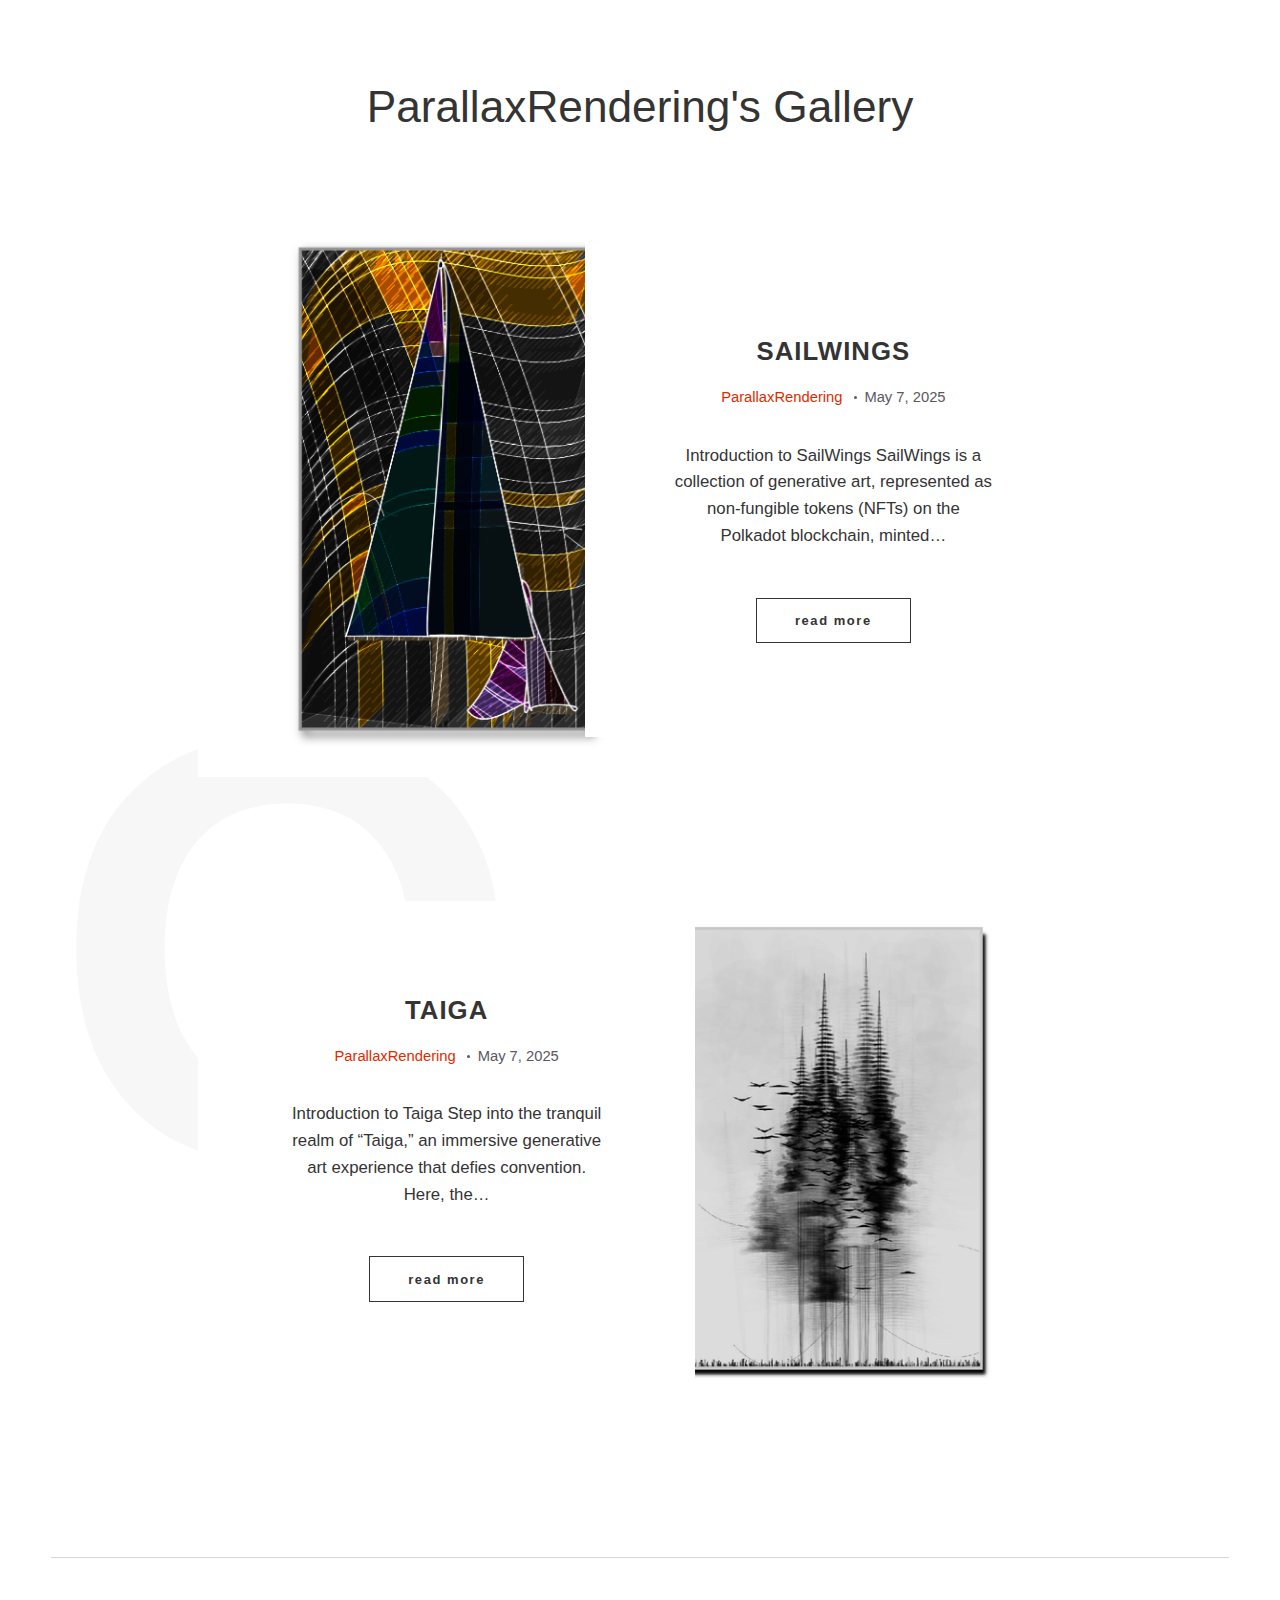
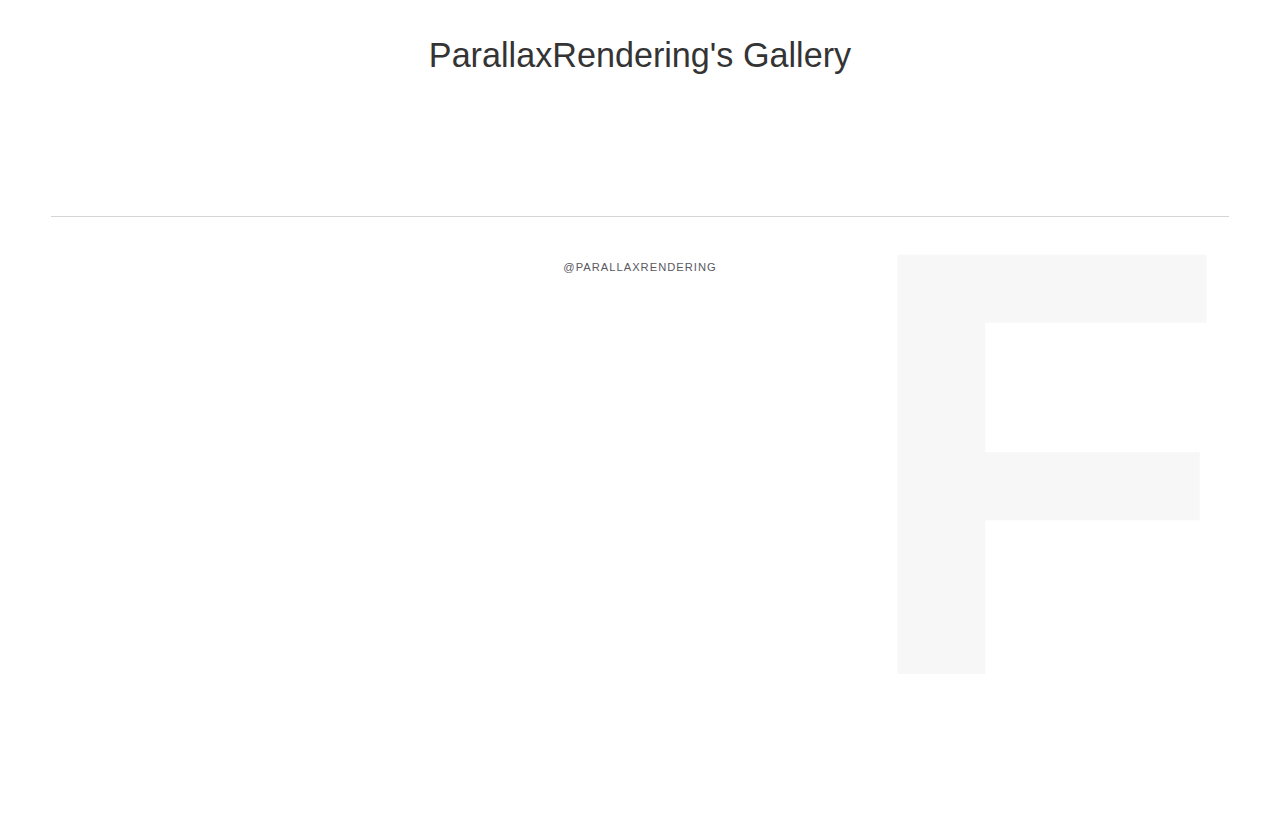
<file: index.html>
<!DOCTYPE html><html lang="en-gb"><head><meta charset="utf-8"><meta http-equiv="X-UA-Compatible" content="IE=edge"><meta name="viewport" content="width=device-width,initial-scale=1"><title>ParallaxRendering&#x27;s Gallery</title><meta name="generator" content="Publii Open-Source CMS for Static Site"><meta name="theme-color" content="#17181E" media="(prefers-color-scheme: dark)"><meta name="theme-color" content="#5F5F5F" media="(prefers-color-scheme: light)"><meta name="msapplication-navbutton-color" content="#5F5F5F"><meta name="apple-mobile-web-app-status-bar-style" content="#5F5F5F"><link rel="canonical" href="https://parallaxrendering.github.io/"><link rel="alternate" type="application/atom+xml" href="https://parallaxrendering.github.io/feed.xml" title="ParallaxRendering&#x27;s Gallery - RSS"><link rel="alternate" type="application/json" href="https://parallaxrendering.github.io/feed.json" title="ParallaxRendering&#x27;s Gallery - JSON"><meta property="og:title" content="ParallaxRendering's Gallery"><meta property="og:site_name" content="ParallaxRendering's Gallery"><meta property="og:description" content=""><meta property="og:url" content="https://parallaxrendering.github.io/"><meta property="og:type" content="website"><meta name="twitter:card" content="summary_large_image"><meta name="twitter:site" content="@Parallaxrender"><meta name="twitter:title" content="ParallaxRendering's Gallery"><meta name="twitter:description" content=""><link rel="shortcut icon" href="https://parallaxrendering.github.io/media/website/fav.png" type="image/png"><link rel="stylesheet" href="https://parallaxrendering.github.io/assets/css/style.css?v=9ef8a218f59d8027708a2dac0ae39bf5"><script type="application/ld+json">{"@context":"http://schema.org","@type":"Organization","name":"ParallaxRendering's Gallery","url":"https://parallaxrendering.github.io/","sameAs":["https://x.com/ParallaxRender"]}</script><style></style><noscript><style>img[loading] {
                    opacity: 1;
                }</style></noscript></head><body class="home-template"><div class="container"><header class="header"><a class="logo" href="https://parallaxrendering.github.io/">ParallaxRendering&#x27;s Gallery</a></header><main class="main"><div class="l-cards l-cards--reverse l-cards--letters"><article class="c-card"><a href="https://parallaxrendering.github.io/sailwings.html" class="c-card__image"><img src="https://parallaxrendering.github.io/media/posts/2/media-6.png" srcset="https://parallaxrendering.github.io/media/posts/2/responsive/media-6-xs.png 320w, https://parallaxrendering.github.io/media/posts/2/responsive/media-6-sm2.png 620w" sizes="(max-width: 768px) 100vw, 620px" loading="lazy" height="603" width="572" alt=""></a><div class="c-card__text"><header><h2><a href="https://parallaxrendering.github.io/sailwings.html" class="inverse">SailWings</a></h2><p class="c-card__meta"><a href="https://parallaxrendering.github.io/authors/parallaxrendering/" title="ParallaxRendering">ParallaxRendering</a> <time datetime="2025-05-07T03:05">May 7, 2025</time></p></header><p class="c-card__desc">Introduction to SailWings SailWings is a collection of generative art, represented as non-fungible tokens (NFTs) on the Polkadot blockchain, minted&hellip;</p><a href="https://parallaxrendering.github.io/sailwings.html" class="btn c-card__btn">Read more</a></div></article><article class="c-card"><a href="https://parallaxrendering.github.io/taiga.html" class="c-card__image"><img src="https://parallaxrendering.github.io/media/posts/1/asfh-1-Copy-2.png" srcset="https://parallaxrendering.github.io/media/posts/1/responsive/asfh-1-Copy-2-xs.png 320w, https://parallaxrendering.github.io/media/posts/1/responsive/asfh-1-Copy-2-sm2.png 620w" sizes="(max-width: 768px) 100vw, 620px" loading="lazy" height="1548" width="1042" alt=""></a><div class="c-card__text"><header><h2><a href="https://parallaxrendering.github.io/taiga.html" class="inverse">Taiga</a></h2><p class="c-card__meta"><a href="https://parallaxrendering.github.io/authors/parallaxrendering/" title="ParallaxRendering">ParallaxRendering</a> <time datetime="2025-05-07T01:41">May 7, 2025</time></p></header><p class="c-card__desc">Introduction to Taiga Step into the tranquil realm of “Taiga,” an immersive generative art experience that defies convention. Here, the&hellip;</p><a href="https://parallaxrendering.github.io/taiga.html" class="btn c-card__btn">Read more</a></div></article></div></main><footer class="footer"><a class="logo" href="https://parallaxrendering.github.io/">ParallaxRendering&#x27;s Gallery</a><nav class="footer__nav"><ul></ul></nav><div class="footer__social"><a href="https://x.com/ParallaxRender" class="twitter" aria-label="Twitter"><svg class="icon"><use xlink:href="https://parallaxrendering.github.io/assets/svg/svg-map.svg#twitter"/></svg></a></div><div class="footer__copyright">@ParallaxRendering</div></footer></div><script>window.publiiThemeMenuConfig={mobileMenuMode:'sidebar',animationSpeed:300,submenuWidth:'auto',doubleClickTime:500,mobileMenuExpandableSubmenus:true,relatedContainerForOverlayMenuSelector:'.navbar',};</script><script defer="defer" src="https://parallaxrendering.github.io/assets/js/scripts.min.js?v=b103b2211e74472ffa1a0d35c0918ecc"></script><script>/*<![CDATA[*/var images=document.querySelectorAll("img[loading]");for(var i=0;i<images.length;i++){if(images[i].complete){images[i].classList.add("is-loaded")}else{images[i].addEventListener("load",function(){this.classList.add("is-loaded")},false)}};/*]]>*/</script></body></html>
</file>
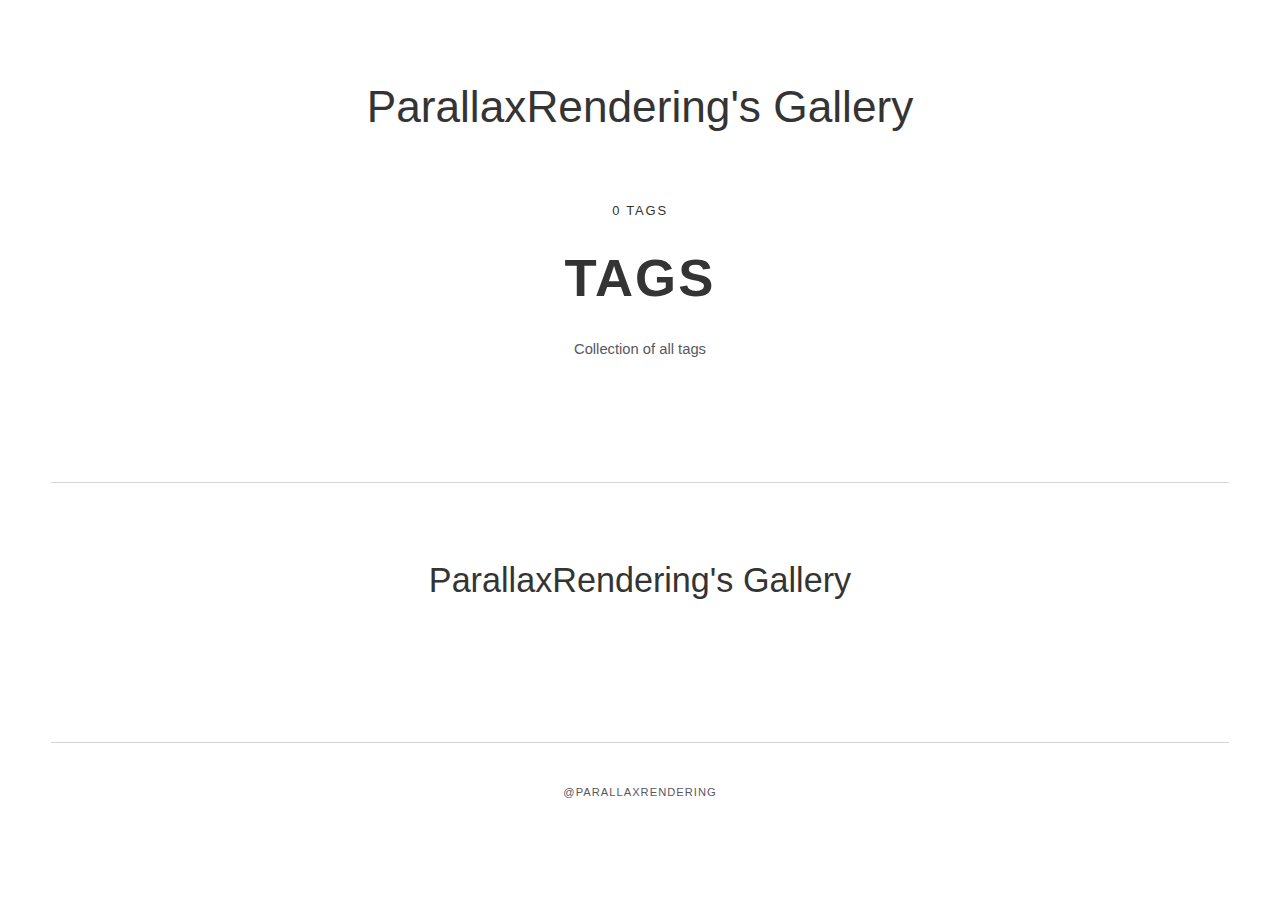
<file: tags/index.html>
<!DOCTYPE html><html lang="en-gb"><head><meta charset="utf-8"><meta http-equiv="X-UA-Compatible" content="IE=edge"><meta name="viewport" content="width=device-width,initial-scale=1"><title>All tags - ParallaxRendering&#x27;s Gallery</title><meta name="robots" content="noindex, follow"><meta name="generator" content="Publii Open-Source CMS for Static Site"><meta name="theme-color" content="#17181E" media="(prefers-color-scheme: dark)"><meta name="theme-color" content="#5F5F5F" media="(prefers-color-scheme: light)"><meta name="msapplication-navbutton-color" content="#5F5F5F"><meta name="apple-mobile-web-app-status-bar-style" content="#5F5F5F"><link rel="alternate" type="application/atom+xml" href="https://parallaxrendering.github.io/feed.xml" title="ParallaxRendering&#x27;s Gallery - RSS"><link rel="alternate" type="application/json" href="https://parallaxrendering.github.io/feed.json" title="ParallaxRendering&#x27;s Gallery - JSON"><meta property="og:title" content="ParallaxRendering's Gallery"><meta property="og:site_name" content="ParallaxRendering's Gallery"><meta property="og:description" content=""><meta property="og:url" content="https://parallaxrendering.github.io/tags/"><meta property="og:type" content="website"><meta name="twitter:card" content="summary_large_image"><meta name="twitter:site" content="@Parallaxrender"><meta name="twitter:title" content="ParallaxRendering's Gallery"><meta name="twitter:description" content=""><link rel="shortcut icon" href="https://parallaxrendering.github.io/media/website/fav.png" type="image/png"><link rel="stylesheet" href="https://parallaxrendering.github.io/assets/css/style.css?v=9ef8a218f59d8027708a2dac0ae39bf5"><script type="application/ld+json">{"@context":"http://schema.org","@type":"Organization","name":"ParallaxRendering's Gallery","url":"https://parallaxrendering.github.io/","sameAs":["https://x.com/ParallaxRender"]}</script><style></style><noscript><style>img[loading] {
                    opacity: 1;
                }</style></noscript></head><body class="tags-template"><div class="container"><header class="header"><a class="logo" href="https://parallaxrendering.github.io/">ParallaxRendering&#x27;s Gallery</a></header><main class="main page page--tags"><div class="hero"><span class="hero__suptitle">0 tags</span><h1>Tags</h1><p class="hero__meta wrapper">Collection of all tags</p></div><ul class="page--tags__listing"></ul></main><footer class="footer"><a class="logo" href="https://parallaxrendering.github.io/">ParallaxRendering&#x27;s Gallery</a><nav class="footer__nav"><ul></ul></nav><div class="footer__social"><a href="https://x.com/ParallaxRender" class="twitter" aria-label="Twitter"><svg class="icon"><use xlink:href="https://parallaxrendering.github.io/assets/svg/svg-map.svg#twitter"/></svg></a></div><div class="footer__copyright">@ParallaxRendering</div></footer></div><script>window.publiiThemeMenuConfig={mobileMenuMode:'sidebar',animationSpeed:300,submenuWidth:'auto',doubleClickTime:500,mobileMenuExpandableSubmenus:true,relatedContainerForOverlayMenuSelector:'.navbar',};</script><script defer="defer" src="https://parallaxrendering.github.io/assets/js/scripts.min.js?v=b103b2211e74472ffa1a0d35c0918ecc"></script><script>/*<![CDATA[*/var images=document.querySelectorAll("img[loading]");for(var i=0;i<images.length;i++){if(images[i].complete){images[i].classList.add("is-loaded")}else{images[i].addEventListener("load",function(){this.classList.add("is-loaded")},false)}};/*]]>*/</script></body></html>
</file>
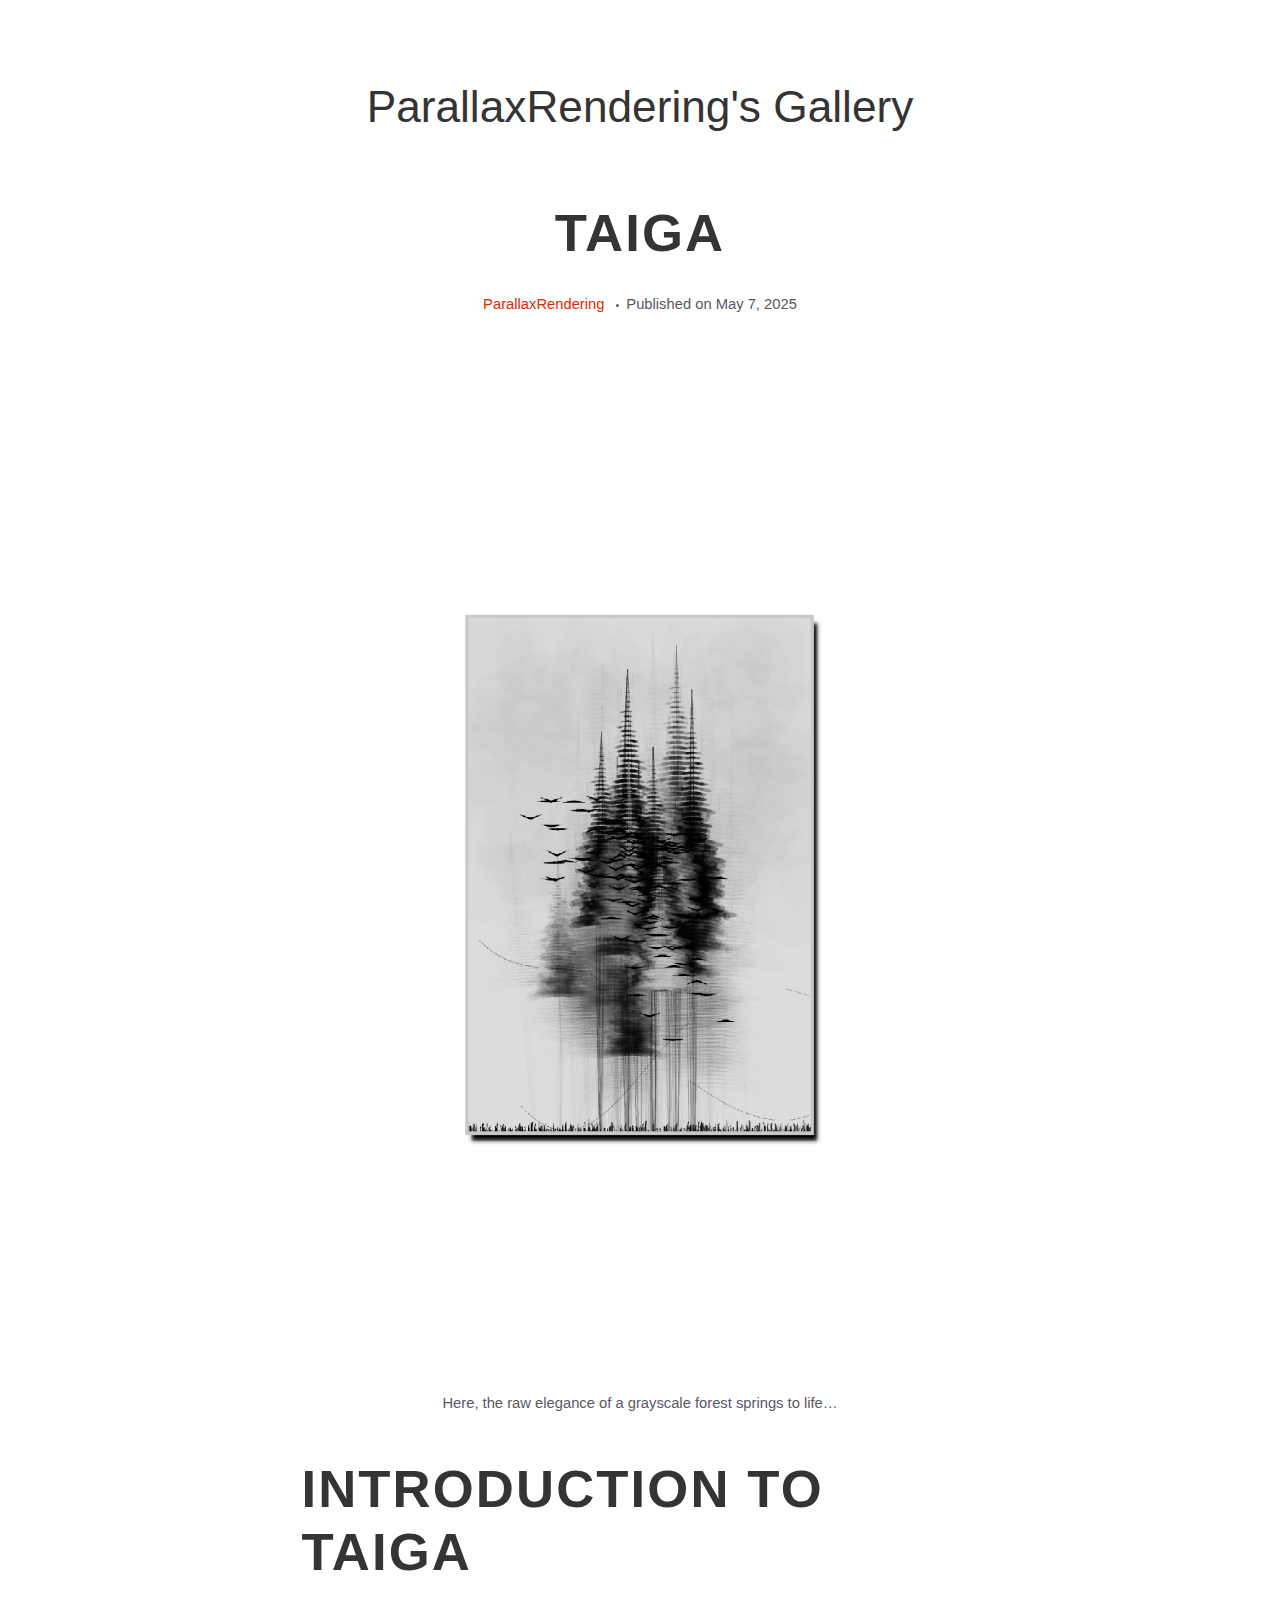
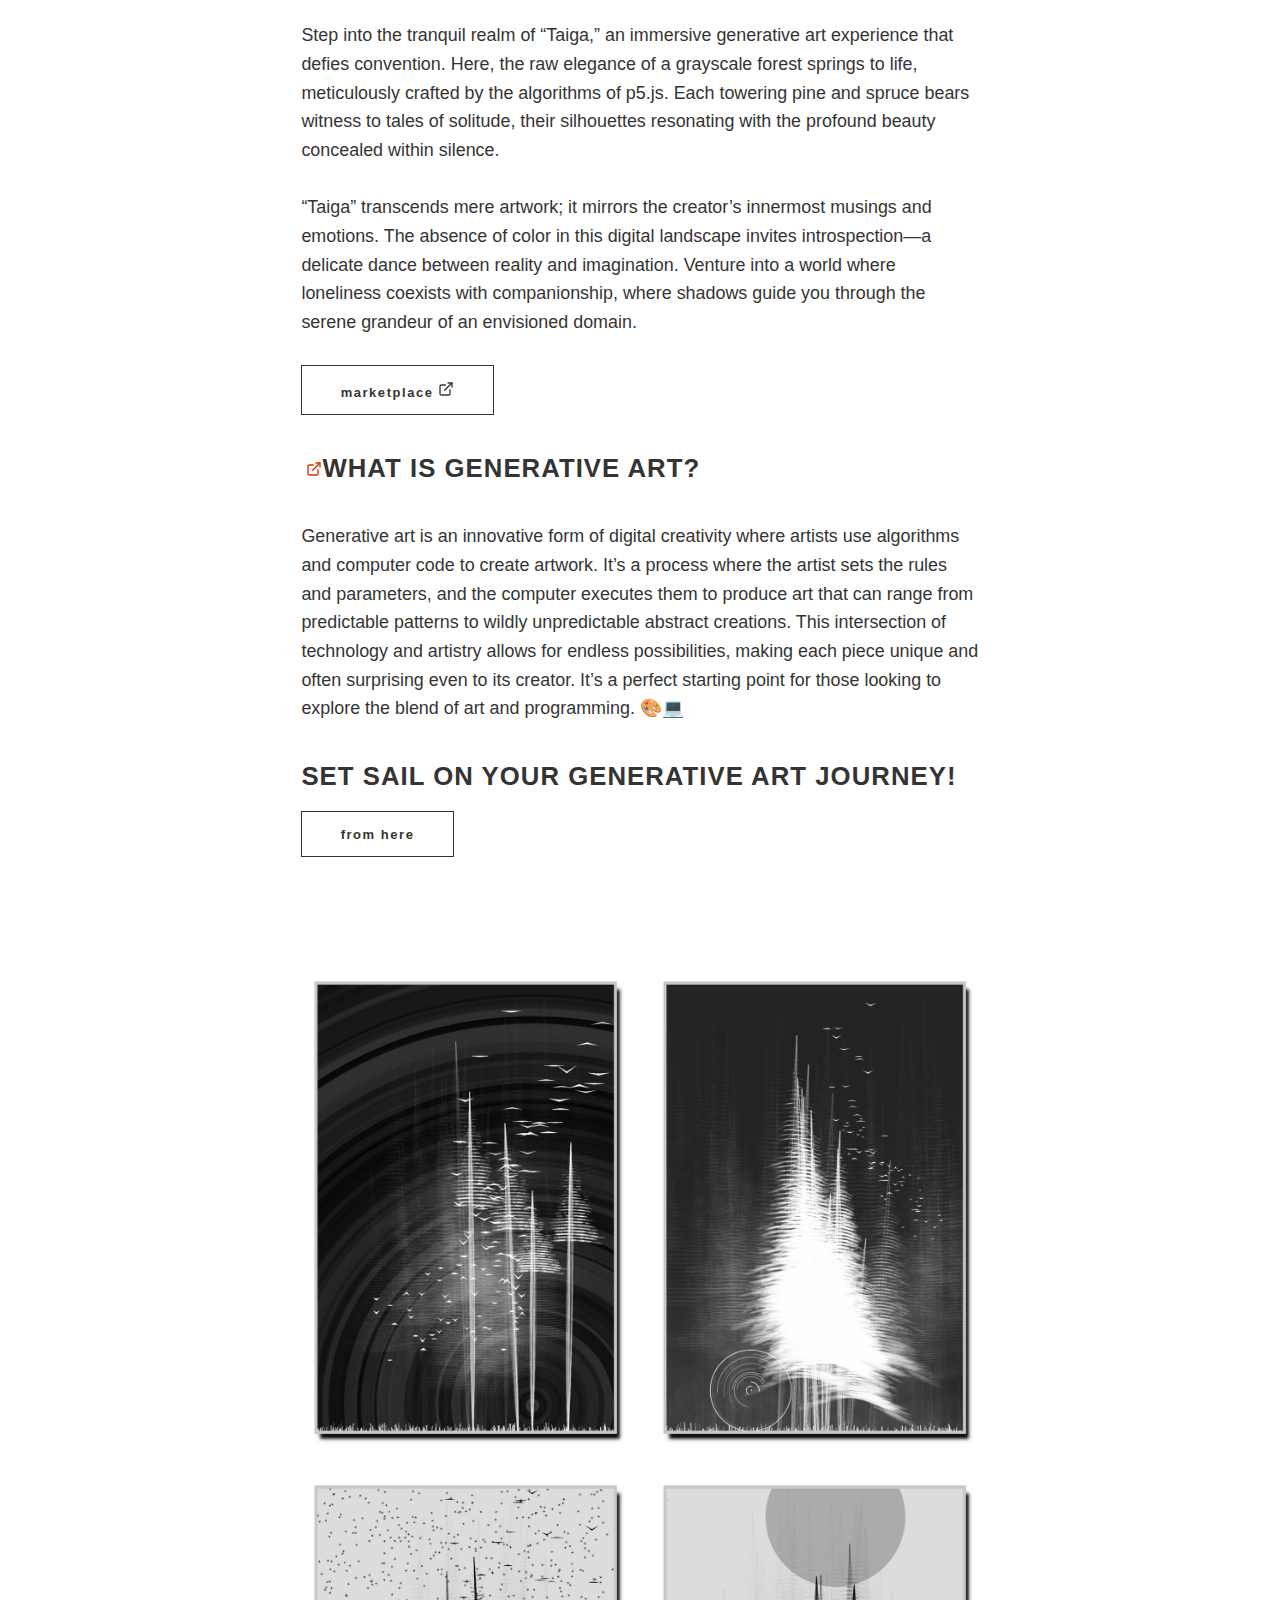
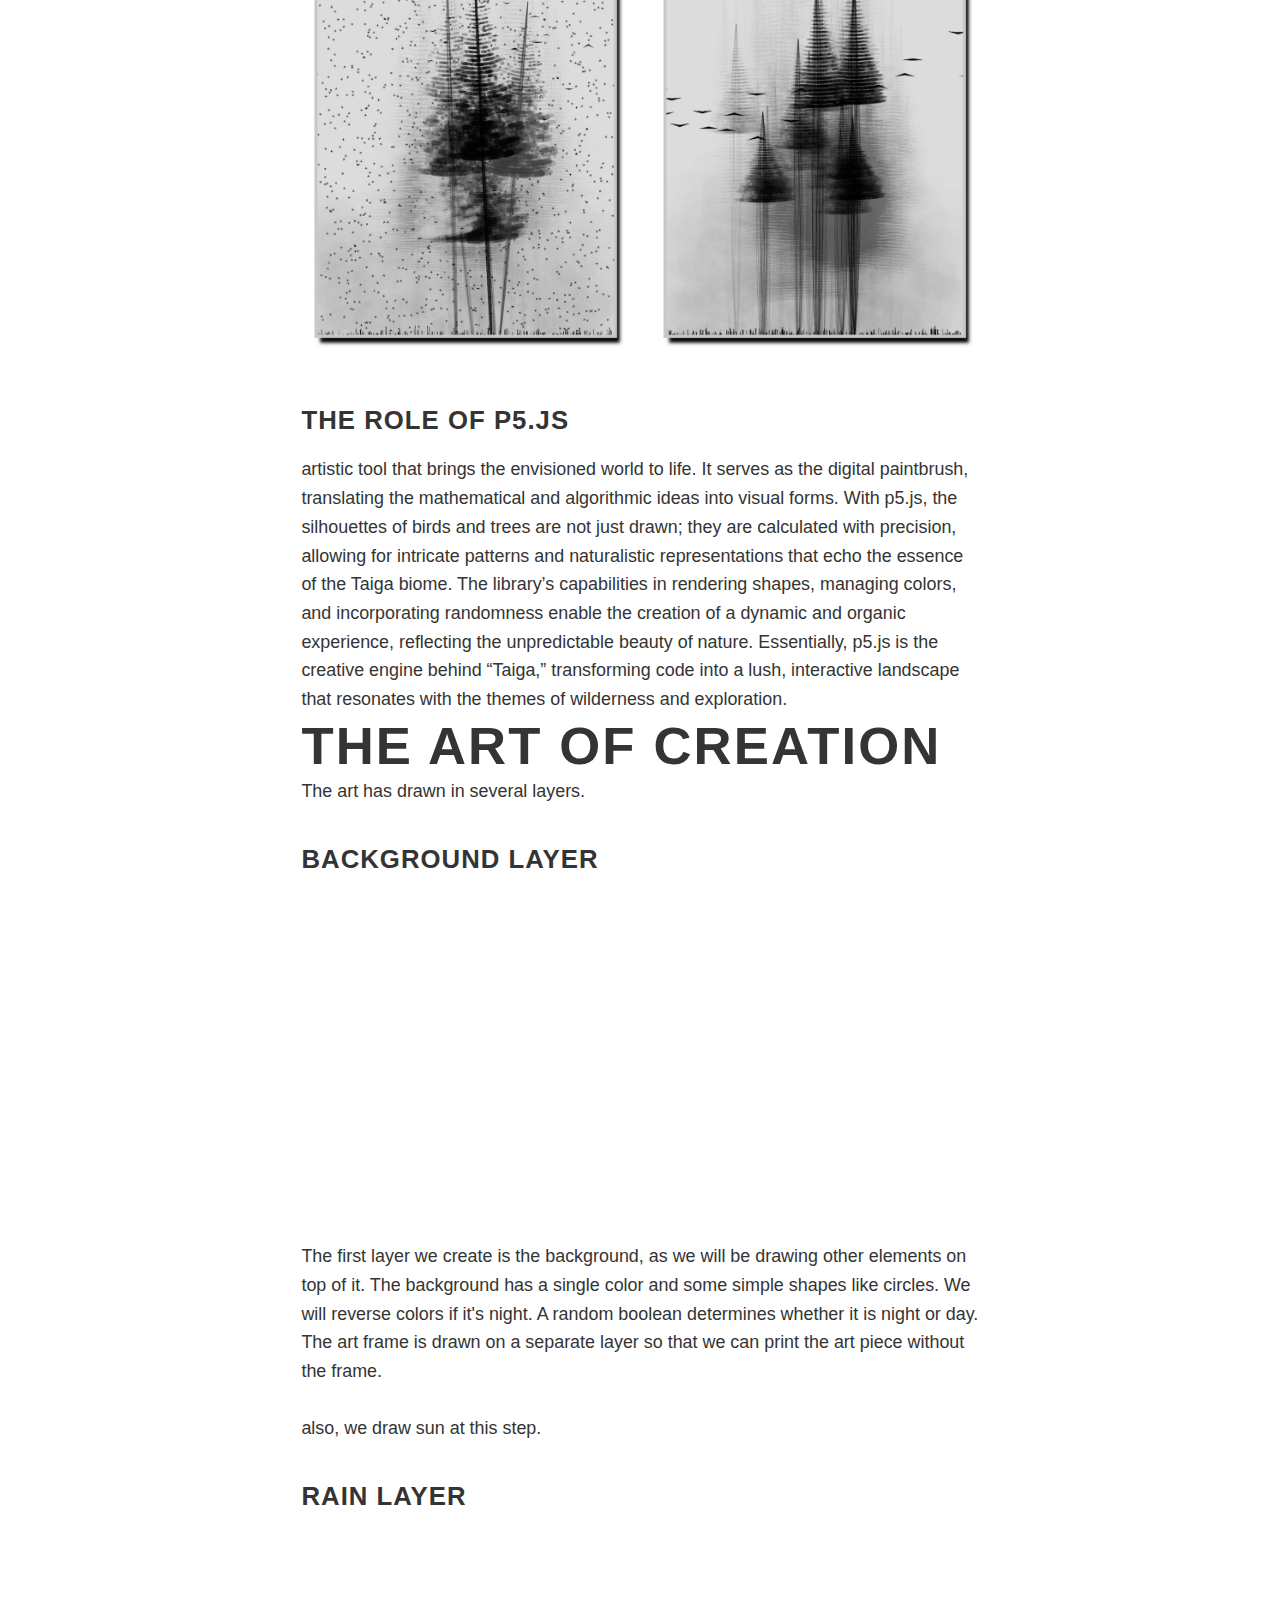
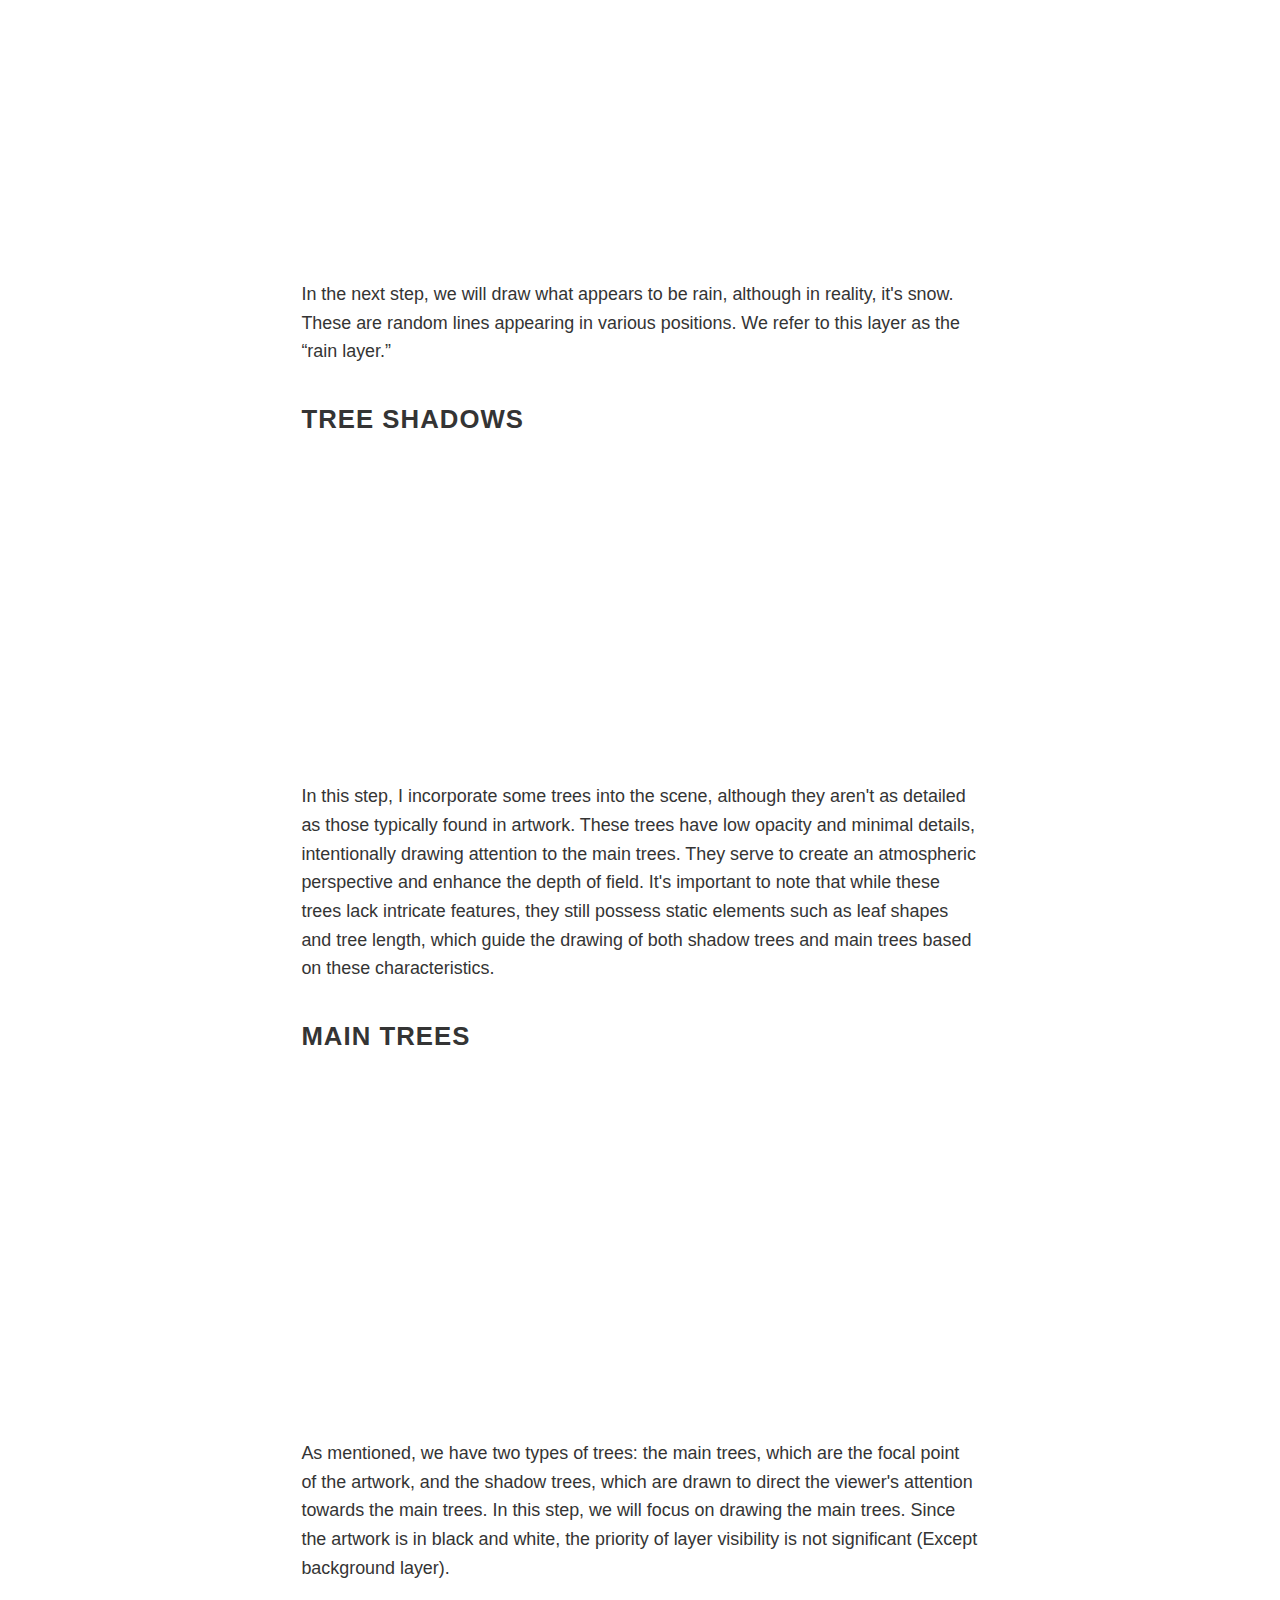
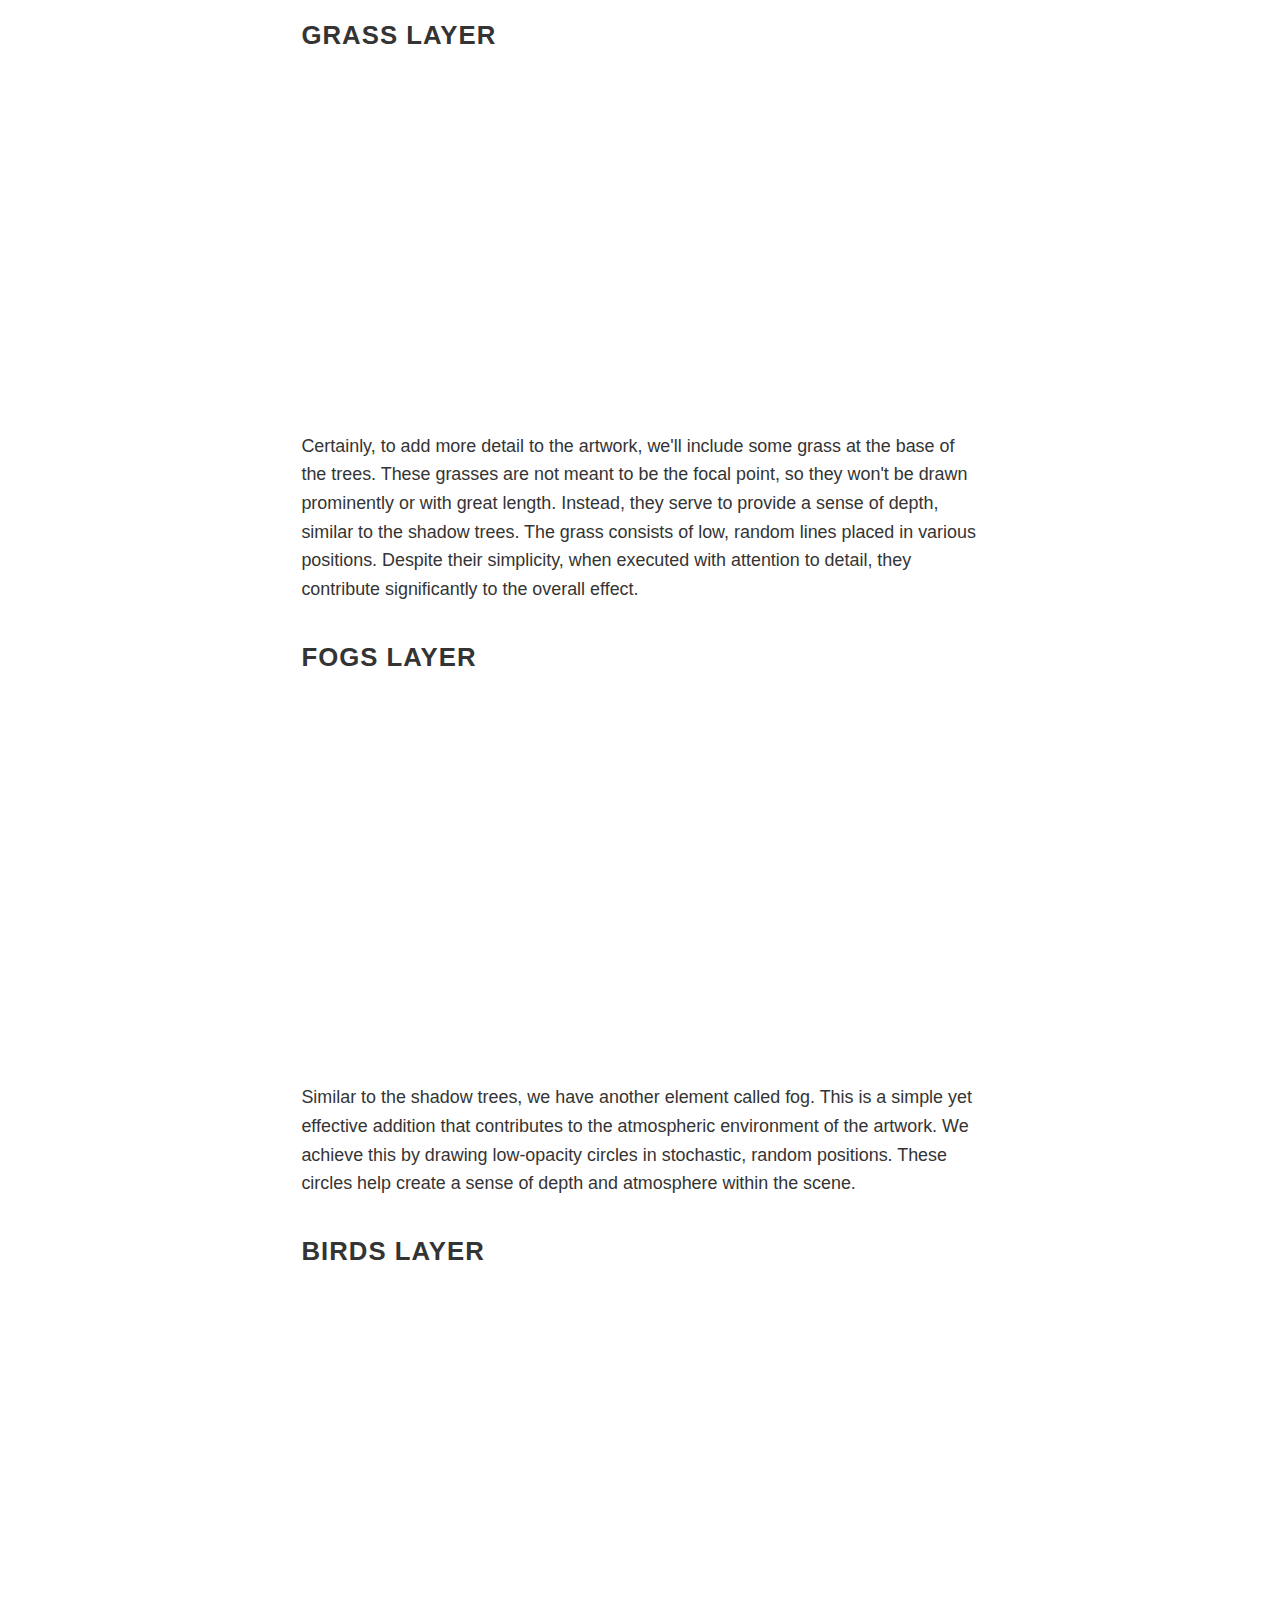
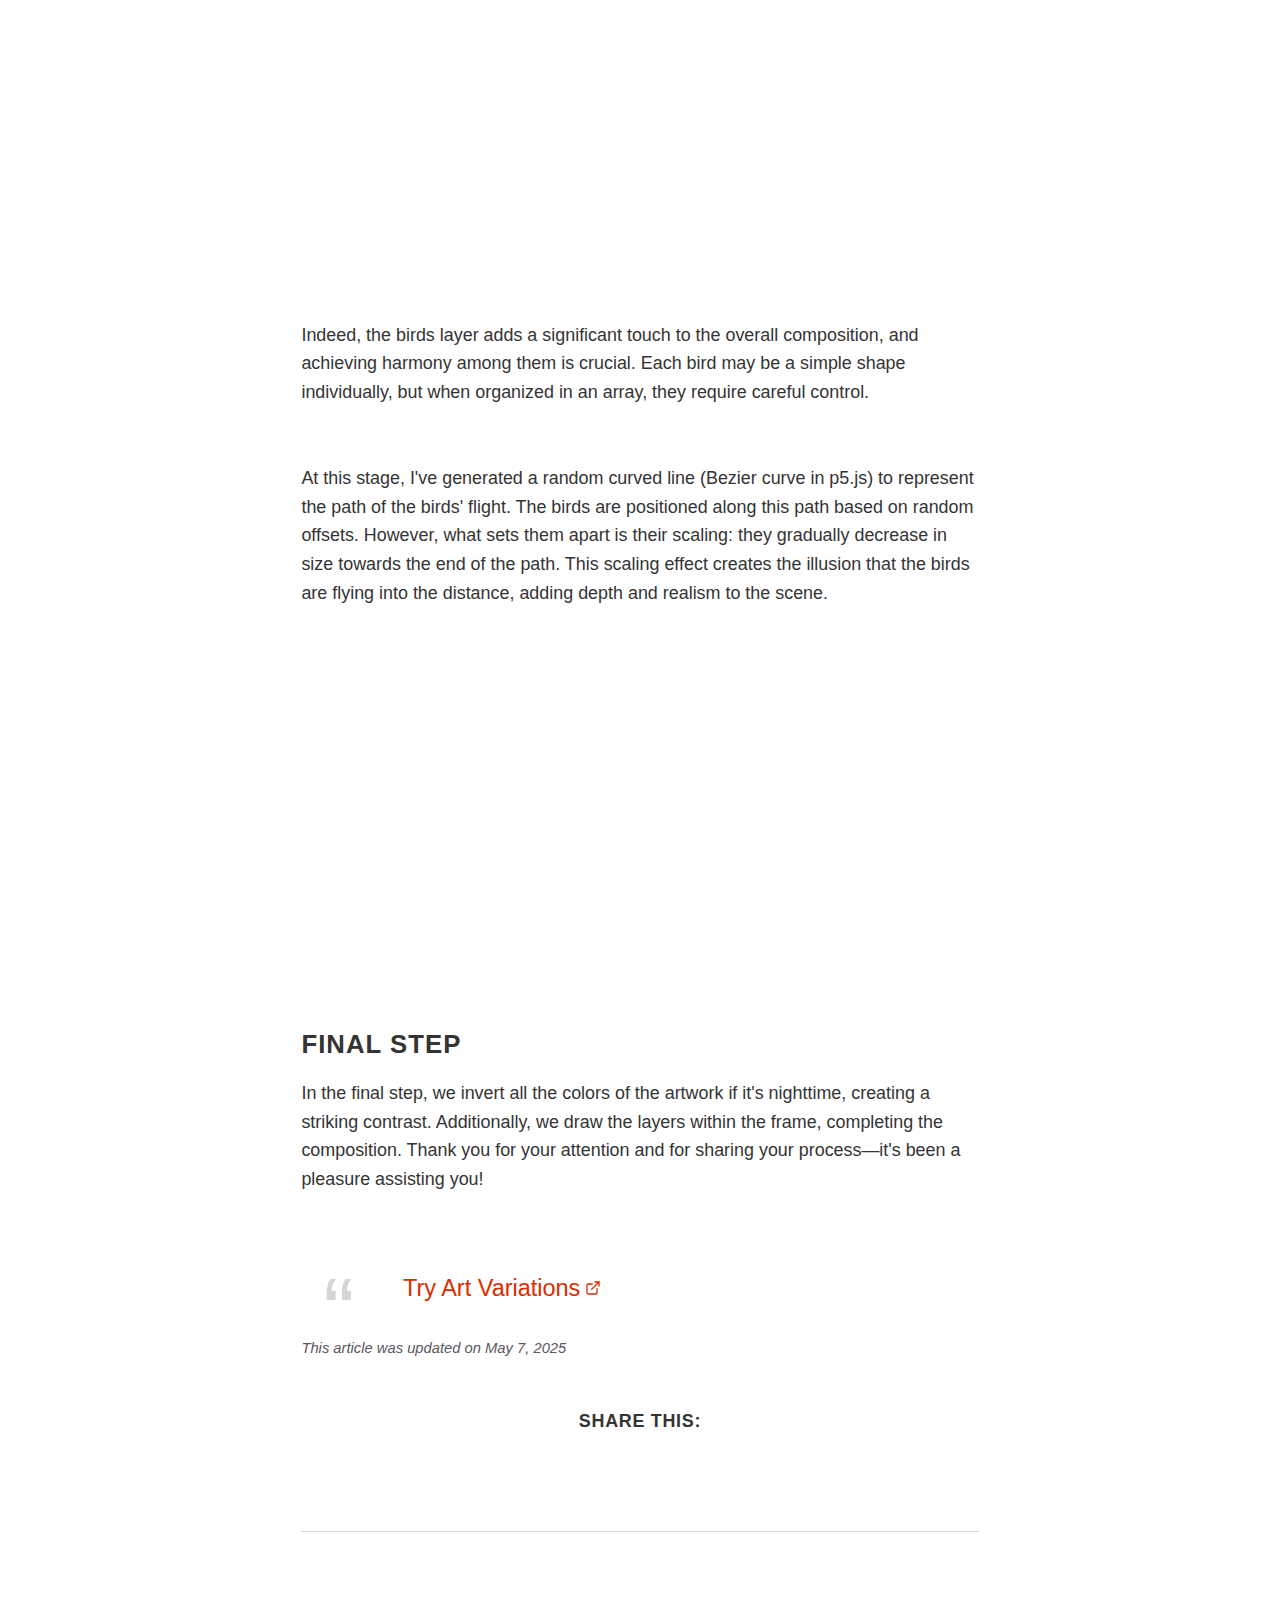
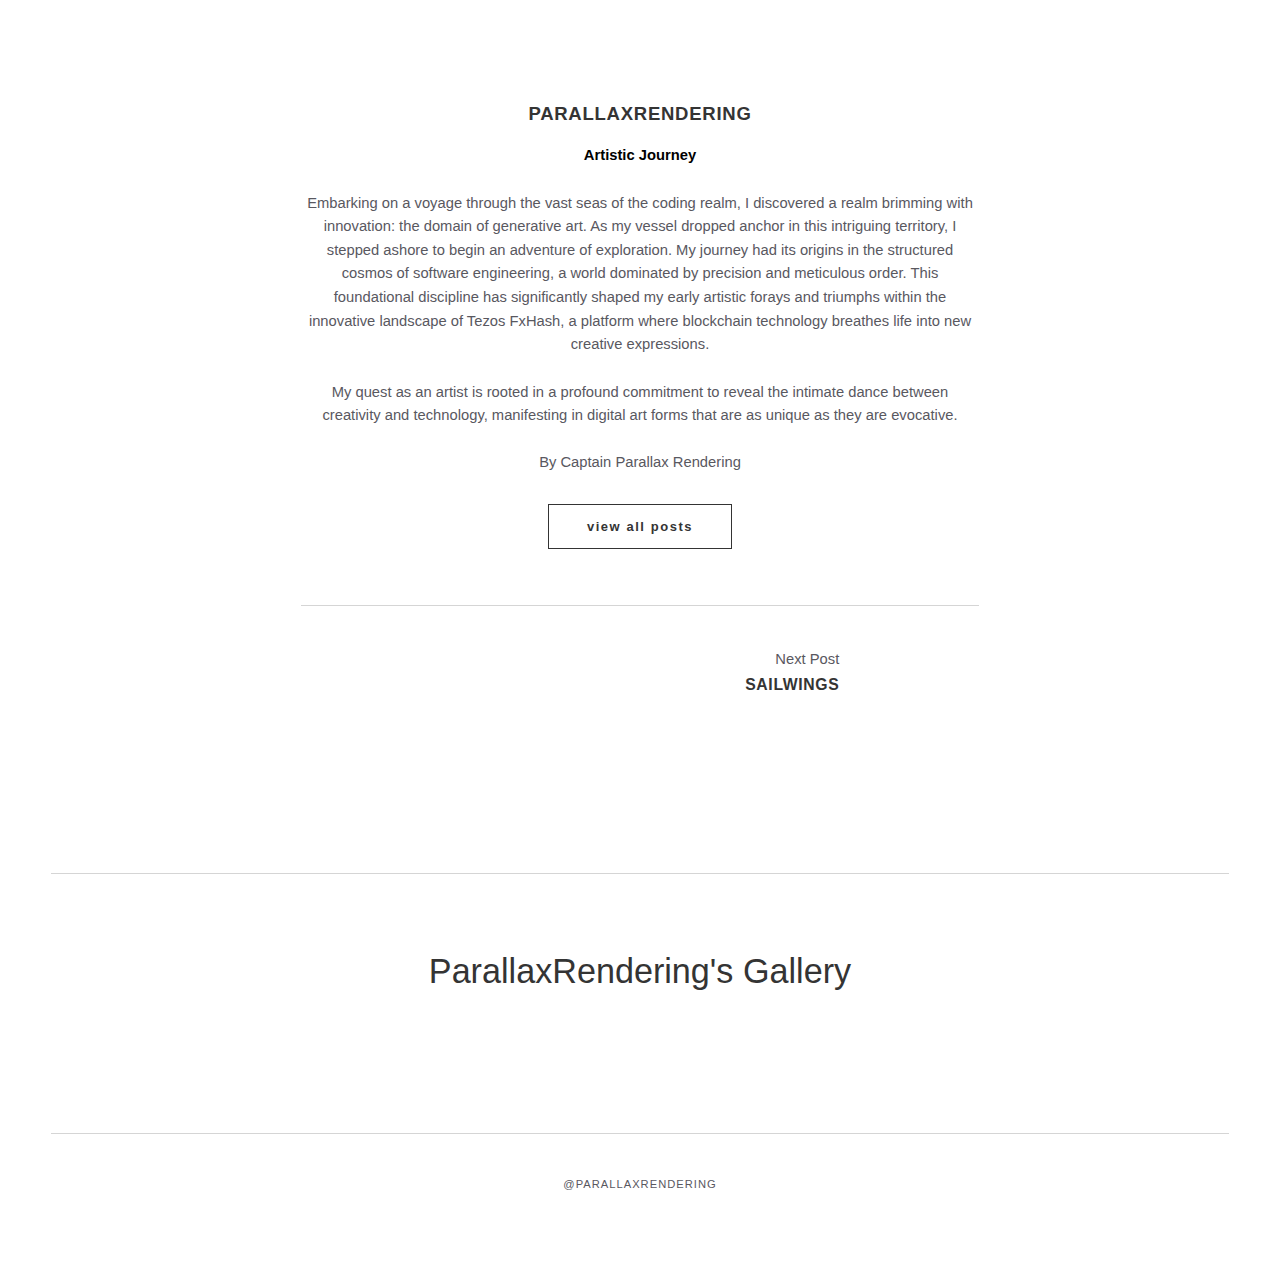
<file: taiga.html>
<!DOCTYPE html><html lang="en-gb"><head><meta charset="utf-8"><meta http-equiv="X-UA-Compatible" content="IE=edge"><meta name="viewport" content="width=device-width,initial-scale=1"><title>Taiga - ParallaxRendering&#x27;s Gallery</title><meta name="description" content="Introduction to Taiga Step into the tranquil realm of “Taiga,” an immersive generative art experience that defies convention. Here, the&hellip;"><meta name="generator" content="Publii Open-Source CMS for Static Site"><meta name="theme-color" content="#17181E" media="(prefers-color-scheme: dark)"><meta name="theme-color" content="#5F5F5F" media="(prefers-color-scheme: light)"><meta name="msapplication-navbutton-color" content="#5F5F5F"><meta name="apple-mobile-web-app-status-bar-style" content="#5F5F5F"><link rel="canonical" href="https://parallaxrendering.github.io/taiga.html"><link rel="alternate" type="application/atom+xml" href="https://parallaxrendering.github.io/feed.xml" title="ParallaxRendering&#x27;s Gallery - RSS"><link rel="alternate" type="application/json" href="https://parallaxrendering.github.io/feed.json" title="ParallaxRendering&#x27;s Gallery - JSON"><meta property="og:title" content="Taiga"><meta property="og:image" content="https://parallaxrendering.github.io/media/posts/1/asfh-1-Copy-2.png"><meta property="og:image:width" content="1042"><meta property="og:image:height" content="1548"><meta property="og:site_name" content="ParallaxRendering's Gallery"><meta property="og:description" content="Introduction to Taiga Step into the tranquil realm of “Taiga,” an immersive generative art experience that defies convention. Here, the&hellip;"><meta property="og:url" content="https://parallaxrendering.github.io/taiga.html"><meta property="og:type" content="article"><meta name="twitter:card" content="summary_large_image"><meta name="twitter:site" content="@Parallaxrender"><meta name="twitter:title" content="Taiga"><meta name="twitter:description" content="Introduction to Taiga Step into the tranquil realm of “Taiga,” an immersive generative art experience that defies convention. Here, the&hellip;"><meta name="twitter:image" content="https://parallaxrendering.github.io/media/posts/1/asfh-1-Copy-2.png"><link rel="shortcut icon" href="https://parallaxrendering.github.io/media/website/fav.png" type="image/png"><link rel="stylesheet" href="https://parallaxrendering.github.io/assets/css/style.css?v=9ef8a218f59d8027708a2dac0ae39bf5"><script type="application/ld+json">{"@context":"http://schema.org","@type":"Article","mainEntityOfPage":{"@type":"WebPage","@id":"https://parallaxrendering.github.io/taiga.html"},"headline":"Taiga","datePublished":"2025-05-07T01:41+03:30","dateModified":"2025-05-07T03:32+03:30","image":{"@type":"ImageObject","url":"https://parallaxrendering.github.io/media/posts/1/asfh-1-Copy-2.png","height":1548,"width":1042},"description":"Introduction to Taiga Step into the tranquil realm of “Taiga,” an immersive generative art experience that defies convention. Here, the&hellip;","author":{"@type":"Person","name":"ParallaxRendering","url":"https://parallaxrendering.github.io/authors/parallaxrendering/"},"publisher":{"@type":"Organization","name":"ParallaxRendering"}}</script><style></style><noscript><style>img[loading] {
                    opacity: 1;
                }</style></noscript><style>.extlink::after {
				background-color: currentColor;
				content: "";
				display: inline-block;
				height: 16px;
				margin-left: 5px;
				position: relative;
				top: 0px;
				width: 16px;
			}
		
					.extlink.extlink-icon-1::after {
						mask-image: url("data:image/svg+xml;utf8,<svg viewBox='0 0 24 24' fill='none' stroke='%23000000' stroke-width='2' stroke-linecap='round' stroke-linejoin='round' xmlns='http://www.w3.org/2000/svg'><path d='M15 3h6v6'/><path d='M10 14 21 3'/><path d='M18 13v6a2 2 0 0 1-2 2H5a2 2 0 0 1-2-2V8a2 2 0 0 1 2-2h6'/></svg>");
						mask-repeat: no-repeat;
						mask-size: contain;
					}</style></head><body class="post-template"><div class="container"><header class="header"><a class="logo" href="https://parallaxrendering.github.io/">ParallaxRendering&#x27;s Gallery</a></header><main class="post"><article class="content wrapper"><header class="hero"><h1>Taiga</h1><p class="hero__meta"><a href="https://parallaxrendering.github.io/authors/parallaxrendering/" rel="author" title="ParallaxRendering">ParallaxRendering</a> <span>Published on <time datetime="2025-05-07T01:41">May 7, 2025</time></span></p><figure class="content__image post__image--normal"><img src="https://parallaxrendering.github.io/media/posts/1/asfh-1-Copy-2.png" srcset="https://parallaxrendering.github.io/media/posts/1/responsive/asfh-1-Copy-2-xs2.png 300w, https://parallaxrendering.github.io/media/posts/1/responsive/asfh-1-Copy-2-sm.png 480w, https://parallaxrendering.github.io/media/posts/1/responsive/asfh-1-Copy-2-md.png 768w, https://parallaxrendering.github.io/media/posts/1/responsive/asfh-1-Copy-2-lg.png 1024w, https://parallaxrendering.github.io/media/posts/1/responsive/asfh-1-Copy-2-xl.png 1360w" sizes="(max-width: 1360px) 100vw, 1360px" loading="lazy" height="1548" width="1042" alt=""><figcaption>Here, the raw elegance of a grayscale forest springs to life…</figcaption></figure></header><div class="content__entry"><div class="oKdM2c ZZyype Kzv0Me"><div id="h.37b36b2c11157e6b_11" class="hJDwNd-AhqUyc-OwsYgb Ft7HRd-AhqUyc-OwsYgb jXK9ad D2fZ2 zu5uec OjCsFc dmUFtb"><div class="jXK9ad-SmKAyb"><h1 class="tyJCtd mGzaTb Depvyb baZpAe">Introduction to Taiga</h1><h2 id="h.8d8cw12j47nc_l" class="zfr3Q JYVBee CDt4Ke" dir="ltr"></h2></div></div></div><div class="oKdM2c ZZyype"><div id="h.37b36b2c11157e6b_13" class="hJDwNd-AhqUyc-OwsYgb Ft7HRd-AhqUyc-OwsYgb jXK9ad D2fZ2 zu5uec"><div class="jXK9ad-SmKAyb"><div class="tyJCtd mGzaTb Depvyb baZpAe"><p class="zfr3Q CDt4Ke" dir="ltr"><span class="C9DxTc">Step into the tranquil realm of “Taiga,” an immersive generative art experience that defies convention. Here, the raw elegance of a grayscale forest springs to life, meticulously crafted by the algorithms of p5.js. Each towering pine and spruce bears witness to tales of solitude, their silhouettes resonating with the profound beauty concealed within silence.</span></p><p class="zfr3Q CDt4Ke" dir="ltr"><span class="C9DxTc">“Taiga” transcends mere artwork; it mirrors the creator’s innermost musings and emotions. The absence of color in this digital landscape invites introspection—a delicate dance between reality and imagination. Venture into a world where loneliness coexists with companionship, where shadows guide you through the serene grandeur of an envisioned domain.</span></p></div></div></div></div><div class="oKdM2c ZZyype"><div id="h.139feab2cfcbdea5_0" class="hJDwNd-AhqUyc-OwsYgb Ft7HRd-AhqUyc-OwsYgb jXK9ad D2fZ2 zu5uec"><div class="jXK9ad-SmKAyb"><div class="tyJCtd N0neUc baZpAe"><div class="F9naGf"><div class="U26fgb L7IXhc htnAL QmpIrf M9Bg4d" role="presentation" aria-label="Marketplace" aria-disabled="false" data-tooltip="Marketplace" data-tooltip-vertical-offset="-12" data-tooltip-horizontal-offset="0"><div class="NsaAfc"><p><a href="https://www.fxhash.xyz/project/taiga" target="_blank" class="btn extlink extlink-icon-1" rel="noopener noreferrer">Marketplace</a></p></div></div></div></div></div></div></div><div class="oKdM2c ZZyype"><div id="h.139feab2cfcbdea5_7" class="hJDwNd-AhqUyc-OwsYgb Ft7HRd-AhqUyc-OwsYgb jXK9ad D2fZ2 zu5uec"><div class="jXK9ad-SmKAyb"><div class="tyJCtd mGzaTb Depvyb baZpAe"><div id="h.pr8z41nhv6re" class="CobnVe yMxPgf aP9Z7e"></div><div class="CjVfdc"><div class="PPhIP rviiZ"><div class="U26fgb mUbCce fKz7Od LRAOtb Znu9nd M9Bg4d" role="presentation" aria-describedby="h.pr8z41nhv6re_l" aria-label="Copy heading link" aria-disabled="false" data-tooltip="Copy heading link" aria-hidden="true" data-tooltip-position="top" data-tooltip-vertical-offset="12" data-tooltip-horizontal-offset="0"><h2 class="VTBa7b MbhUzd"><a href="https://sites.google.com/view/parallaxrendering/my-art/taiga#h.pr8z41nhv6re" aria-label="Copy heading link" jsname="hiK3ld" role="button" aria-describedby="h.pr8z41nhv6re_l" class="FKF6mc TpQm9d extlink extlink-icon-1"></a>What is generative art?</h2></div></div></div><h2 id="h.pr8z41nhv6re_l" class="zfr3Q JYVBee CDt4Ke" dir="ltr"></h2></div></div></div></div><div class="oKdM2c ZZyype"><div id="h.139feab2cfcbdea5_5" class="hJDwNd-AhqUyc-OwsYgb Ft7HRd-AhqUyc-OwsYgb jXK9ad D2fZ2 zu5uec wHaque g5GTcb"><div class="jXK9ad-SmKAyb"><div class="tyJCtd mGzaTb Depvyb baZpAe"><p class="zfr3Q CDt4Ke" dir="ltr"><span class="C9DxTc">Generative art is an innovative form of digital creativity where artists use algorithms and computer code to create artwork. It’s a process where the artist sets the rules and parameters, and the computer executes them to produce art that can range from predictable patterns to wildly unpredictable abstract creations. This intersection of technology and artistry allows for endless possibilities, making each piece unique and often surprising even to its creator. It’s a perfect starting point for those looking to explore the blend of art and programming. 🎨💻</span></p><h2 dir="ltr">Set Sail on Your Generative Art Journey!</h2><p dir="ltr"><a class="btn">From Here</a></p><p> </p><div class="gallery-wrapper"><div class="gallery" data-is-empty="false" data-translation="Add images" data-columns="2"><figure class="gallery__item"><a href="https://parallaxrendering.github.io/media/posts/1/gallery/sdhfxjftu.png" data-size="1042x1536"><img loading="lazy" src="https://parallaxrendering.github.io/media/posts/1/gallery/sdhfxjftu-thumbnail.png" alt="" width="768" height="1132"></a></figure><figure class="gallery__item"><a href="https://parallaxrendering.github.io/media/posts/1/gallery/esdxhcj.png" data-size="1042x1536"><img loading="lazy" src="https://parallaxrendering.github.io/media/posts/1/gallery/esdxhcj-thumbnail.png" alt="" width="768" height="1132"></a></figure><figure class="gallery__item"><a href="https://parallaxrendering.github.io/media/posts/1/gallery/yjfjh.png" data-size="1042x1536"><img loading="lazy" src="https://parallaxrendering.github.io/media/posts/1/gallery/yjfjh-thumbnail.png" alt="" width="768" height="1132"></a></figure><figure class="gallery__item"><a href="https://parallaxrendering.github.io/media/posts/1/gallery/hjgddl-2.png" data-size="1042x1536"><img loading="lazy" src="https://parallaxrendering.github.io/media/posts/1/gallery/hjgddl-2-thumbnail.png" alt="" width="768" height="1132"></a></figure></div></div><h2>The Role of p5.js</h2><div>artistic tool that brings the envisioned world to life. It serves as the digital paintbrush, translating the mathematical and algorithmic ideas into visual forms. With p5.js, the silhouettes of birds and trees are not just drawn; they are calculated with precision, allowing for intricate patterns and naturalistic representations that echo the essence of the Taiga biome. The library’s capabilities in rendering shapes, managing colors, and incorporating randomness enable the creation of a dynamic and organic experience, reflecting the unpredictable beauty of nature. Essentially, p5.js is the creative engine behind “Taiga,” transforming code into a lush, interactive landscape that resonates with the themes of wilderness and exploration. </div><div><h1 class="CjVfdc"><span class="C9DxTc">The Art of Creation</span></h1><div>The art has drawn in several layers.</div><div><h2>Background Layer</h2><figure class="align-center"><span class="C9DxTc"><img loading="lazy" style="color: var(--text-primary-color); font-family: var(--editor-font-family); font-size: inherit; font-weight: var(--font-weight-normal); outline: 3px solid rgba(var(--color-primary-rgb), 0.55) !important;" src="https://lh5.googleusercontent.com/786BcviuDBIr85ARlPPpjykz6Nu7jZPhmgsrNjeLW5153oVcv66ij3tlZlNwQ2QpsgDLHCDPUrQ_PqkYwccGGUTKcwMKTBm7vN5bF66qQOsqPGXjYDZRKPw-lM5EpGqW=w1280" width="217" height="320" data-is-external-image="true"></span></figure><p></p><p class="zfr3Q CDt4Ke" dir="ltr"><span class="C9DxTc">The first layer we create is the background, as we will be drawing other elements on top of it. The background has a single color and some simple shapes like circles. We will reverse colors if it's night. A random boolean determines whether it is night or day. The art frame is drawn on a separate layer so that we can print the art piece without the frame.</span></p><p class="zfr3Q CDt4Ke" dir="ltr"><span class="C9DxTc">also, we draw sun at this step.</span></p><h2 dir="ltr">Rain Layer</h2><figure class="align-center"><img loading="lazy" src="https://lh5.googleusercontent.com/VuP4jUQl03Buy1ToEHuu18iuIEGHCTSND4Rh7itXMzaphHCccyMbuPxIux-l3IVnz-ZgrG2I1g6S4K0QoK2nWqfIdkVtBUoWb-ggJ-IpWNQ6MrODWl-UfGFeGi04dOWzPw=w1280" width="213" height="320" data-is-external-image="true"></figure><p>In the next step, we will draw what appears to be rain, although in reality, it's snow. These are random lines appearing in various positions. We refer to this layer as the “rain layer.”</p><h2 class="CjVfdc"><span class="C9DxTc">Tree Shadows</span></h2><div><figure class="align-center"><img loading="lazy" src="https://lh5.googleusercontent.com/SlDI_MbXCxx9OxQXELx3YDPhQALAoeAM4OLqvNfPOhYyCmdYNJzrikHfRXWaFWXFm3RuEriY1zcI8YlphiNZi3UAiLCmMrWoyKvyOF3idZmQlms4_iLAFUpGc__sqUZ1dg=w1280" width="206" height="309" data-is-external-image="true"></figure></div><div>In this step, I incorporate some trees into the scene, although they aren't as detailed as those typically found in artwork. These trees have low opacity and minimal details, intentionally drawing attention to the main trees. They serve to create an atmospheric perspective and enhance the depth of field. It's important to note that while these trees lack intricate features, they still possess static elements such as leaf shapes and tree length, which guide the drawing of both shadow trees and main trees based on these characteristics.</div><div><h2 class="CjVfdc"><span class="C9DxTc">Main Trees</span></h2><figure class="align-center"><img loading="lazy" src="https://lh5.googleusercontent.com/4m7pogWWDTdCbWRbhQzyXEvlrMNvERdtoktMVV-kkC4TAnNaMpKFF3vXIZHvblIpPWBiY2TkldH9xbGLAiH98PTYauLLk70drggIjLFegyy9KCCEKYes271HJ-TC5qJXQw=w1280" width="226" height="339" data-is-external-image="true"></figure><p>As mentioned, we have two types of trees: the main trees, which are the focal point of the artwork, and the shadow trees, which are drawn to direct the viewer's attention towards the main trees. In this step, we will focus on drawing the main trees. Since the artwork is in black and white, the priority of layer visibility is not significant (Except background layer).</p><h2 class="CjVfdc"><span class="C9DxTc">Grass Layer</span></h2><div><figure class="align-center"><img loading="lazy" src="https://lh3.googleusercontent.com/1O_iSrKubdHYFwGYvPxHEVXsTdjbN7he7_I3idC8LWJp25iDEavP15GjNgfWbToPA_FxFnXWoYWkUexovbDP0hIcNGUj8owsNAYgFqYm0FC_4dv5HysVplxKKk_tNkI9aA=w1280" width="228" height="342" data-is-external-image="true"></figure></div><div>Certainly, to add more detail to the artwork, we'll include some grass at the base of the trees. These grasses are not meant to be the focal point, so they won't be drawn prominently or with great length. Instead, they serve to provide a sense of depth, similar to the shadow trees. The grass consists of low, random lines placed in various positions. Despite their simplicity, when executed with attention to detail, they contribute significantly to the overall effect.</div><div><h2 class="CjVfdc"><span class="C9DxTc">Fogs Layer</span></h2><figure class="align-center"><img loading="lazy" src="https://lh4.googleusercontent.com/hPucv8Z-zYhyOuYg2xu3WzqKYOi7jGmJULTt2xCzpOAB8WqfKiSpa3v9fK6KUQLKEZVx38AapnUViOanM-pYOdPvc-F1NQnBZq_oun2kcnCRbIjo4tYXVDJQF2tUwO8wVQ=w1280" width="242" height="363" data-is-external-image="true"></figure><p>Similar to the shadow trees, we have another element called fog. This is a simple yet effective addition that contributes to the atmospheric environment of the artwork. We achieve this by drawing low-opacity circles in stochastic, random positions. These circles help create a sense of depth and atmosphere within the scene.</p><h2 class="CjVfdc"><span class="C9DxTc">Birds Layer</span></h2><div class="gallery-wrapper"><div class="gallery" data-is-empty="false" data-translation="Add images" data-columns="2"><figure class="gallery__item"><a href="https://parallaxrendering.github.io/media/posts/1/gallery/media-2.png" data-size="826x1240"><img loading="lazy" src="https://parallaxrendering.github.io/media/posts/1/gallery/media-2-thumbnail.png" alt="" width="768" height="1153"></a></figure><figure class="gallery__item"><a href="https://parallaxrendering.github.io/media/posts/1/gallery/media-1.png" data-size="826x1240"><img loading="lazy" src="https://parallaxrendering.github.io/media/posts/1/gallery/media-1-thumbnail.png" alt="" width="768" height="1153"></a></figure></div></div><h3 id="h.52ek27c6ki94_l" class="zfr3Q OmQG5e CDt4Ke" dir="ltr"></h3><h3 id="h.n5b5htx1g0mj_l" class="zfr3Q OmQG5e CDt4Ke" dir="ltr"></h3></div><div> <p class="zfr3Q CDt4Ke" dir="ltr"><span class="C9DxTc">Indeed, the birds layer adds a significant touch to the overall composition, and achieving harmony among them is crucial. Each bird may be a simple shape individually, but when organized in an array, they require careful control.</span></p><br><p class="zfr3Q CDt4Ke" dir="ltr"><span class="C9DxTc">At this stage, I've generated a random curved line (Bezier curve in p5.js) to represent the path of the birds' flight. The birds are positioned along this path based on random offsets. However, what sets them apart is their scaling: they gradually decrease in size towards the end of the path. This scaling effect creates the illusion that the birds are flying into the distance, adding depth and realism to the scene.</span></p><div class="gallery-wrapper"><div class="gallery" data-is-empty="false" data-translation="Add images" data-columns="3"><figure class="gallery__item"><a href="https://parallaxrendering.github.io/media/posts/1/gallery/media-5.png" data-size="1042x1564"><img loading="lazy" src="https://parallaxrendering.github.io/media/posts/1/gallery/media-5-thumbnail.png" alt="" width="768" height="1153"></a></figure><figure class="gallery__item"><a href="https://parallaxrendering.github.io/media/posts/1/gallery/media-4.png" data-size="1042x1564"><img loading="lazy" src="https://parallaxrendering.github.io/media/posts/1/gallery/media-4-thumbnail.png" alt="" width="768" height="1153"></a></figure><figure class="gallery__item"><a href="https://parallaxrendering.github.io/media/posts/1/gallery/media-3.png" data-size="1042x1564"><img loading="lazy" src="https://parallaxrendering.github.io/media/posts/1/gallery/media-3-thumbnail.png" alt="" width="768" height="1153"></a></figure></div></div><h2 class="CjVfdc"><span class="C9DxTc">Final Step</span></h2><div>In the final step, we invert all the colors of the artwork if it's nighttime, creating a striking contrast. Additionally, we draw the layers within the frame, completing the composition. Thank you for your attention and for sharing your process—it's been a pleasure assisting you!</div><div> </div><blockquote><div><a href="https://www.fxhash.xyz/project/taiga" target="_blank" class="extlink extlink-icon-1" rel="noopener noreferrer">Try Art Variations</a></div></blockquote><h3 id="h.c5ig70hg5avv_l" class="zfr3Q OmQG5e CDt4Ke" dir="ltr"></h3></div><h3 id="h.vlkylfrcmtmo_l" class="zfr3Q OmQG5e CDt4Ke" dir="ltr"></h3><h3 id="h.sq8l906g3onx_l" class="zfr3Q OmQG5e CDt4Ke" dir="ltr"></h3></div><h3 id="h.rn7tiamt3tzz_l" class="zfr3Q OmQG5e CDt4Ke" dir="ltr"></h3><h3 id="h.qm2z2jz7f9q1_l" class="zfr3Q OmQG5e CDt4Ke" dir="ltr"></h3></div></div><h2 id="h.yuv4rbh9jxk8_l" class="zfr3Q JYVBee CDt4Ke" dir="ltr"></h2></div></div></div></div></div><footer class="content__footer"><p class="content__last-updated">This article was updated on May 7, 2025</p><div class="content__share-tag-wrap"><div class="content__share"><h3 class="h6">Share this:</h3><a href="https://www.facebook.com/sharer/sharer.php?u=https%3A%2F%2Fparallaxrendering.github.io%2Ftaiga.html" class="js-share facebook" aria-label="Share with Facebook" rel="nofollow noopener noreferrer"><svg class="icon"><use xlink:href="https://parallaxrendering.github.io/assets/svg/svg-map.svg#facebook"/></svg> </a><a href="https://twitter.com/intent/tweet?url=https%3A%2F%2Fparallaxrendering.github.io%2Ftaiga.html&amp;via=%40parallaxrender&amp;text=Taiga" class="js-share twitter" aria-label="Share with Twitter" rel="nofollow noopener noreferrer"><svg class="icon"><use xlink:href="https://parallaxrendering.github.io/assets/svg/svg-map.svg#twitter"/></svg> </a><a href="https://www.linkedin.com/sharing/share-offsite/?url=https%3A%2F%2Fparallaxrendering.github.io%2Ftaiga.html" class="js-share linkedin" aria-label="Share with LinkedIn" rel="nofollow noopener noreferrer"><svg class="icon"><use xlink:href="https://parallaxrendering.github.io/assets/svg/svg-map.svg#linkedin"/></svg> </a><a href="https://api.whatsapp.com/send?text=Taiga https%3A%2F%2Fparallaxrendering.github.io%2Ftaiga.html" class="js-share whatsapp" aria-label="Share with WhatsApp" rel="nofollow noopener noreferrer"><svg class="icon"><use xlink:href="https://parallaxrendering.github.io/assets/svg/svg-map.svg#whatsapp"/></svg></a></div></div><div class="content__bio"><img src="https://parallaxrendering.github.io/media/website/fav-2.png" loading="lazy" height="false" width="false" alt="ParallaxRendering"><h3 class="h5"><a href="https://parallaxrendering.github.io/authors/parallaxrendering/" class="inverse" title="ParallaxRendering">ParallaxRendering</a></h3><p><span style="color: #000000;"><strong>Artistic Journey</strong></span><br><br>Embarking on a voyage through the vast seas of the coding realm, I discovered a realm brimming with innovation: the domain of generative art. As my vessel dropped anchor in this intriguing territory, I stepped ashore to begin an adventure of exploration. My journey had its origins in the structured cosmos of software engineering, a world dominated by precision and meticulous order. This foundational discipline has significantly shaped my early artistic forays and triumphs within the innovative landscape of Tezos FxHash, a platform where blockchain technology breathes life into new creative expressions.<br><br>My quest as an artist is rooted in a profound commitment to reveal the intimate dance between creativity and technology, manifesting in digital art forms that are as unique as they are evocative.<br><br>By Captain Parallax Rendering</p><p><a href="https://parallaxrendering.github.io/authors/parallaxrendering/" class="btn">View all posts</a></p></div><nav class="content__nav"><div class="content__nav__next"><a href="https://parallaxrendering.github.io/sailwings.html" class="content__nav__link" rel="next"><div class="content__nav__text">Next Post<h3 class="h5">SailWings</h3></div><img src="https://parallaxrendering.github.io/media/posts/2/responsive/media-6-xs.png" loading="lazy" height="603" width="572" alt=""></a></div></nav></footer></article></main><footer class="footer"><a class="logo" href="https://parallaxrendering.github.io/">ParallaxRendering&#x27;s Gallery</a><nav class="footer__nav"><ul></ul></nav><div class="footer__social"><a href="https://x.com/ParallaxRender" class="twitter" aria-label="Twitter"><svg class="icon"><use xlink:href="https://parallaxrendering.github.io/assets/svg/svg-map.svg#twitter"/></svg></a></div><div class="footer__copyright">@ParallaxRendering</div></footer></div><script>window.publiiThemeMenuConfig={mobileMenuMode:'sidebar',animationSpeed:300,submenuWidth:'auto',doubleClickTime:500,mobileMenuExpandableSubmenus:true,relatedContainerForOverlayMenuSelector:'.navbar',};</script><script defer="defer" src="https://parallaxrendering.github.io/assets/js/scripts.min.js?v=b103b2211e74472ffa1a0d35c0918ecc"></script><script>/*<![CDATA[*/var images=document.querySelectorAll("img[loading]");for(var i=0;i<images.length;i++){if(images[i].complete){images[i].classList.add("is-loaded")}else{images[i].addEventListener("load",function(){this.classList.add("is-loaded")},false)}};/*]]>*/</script></body></html>
</file>
